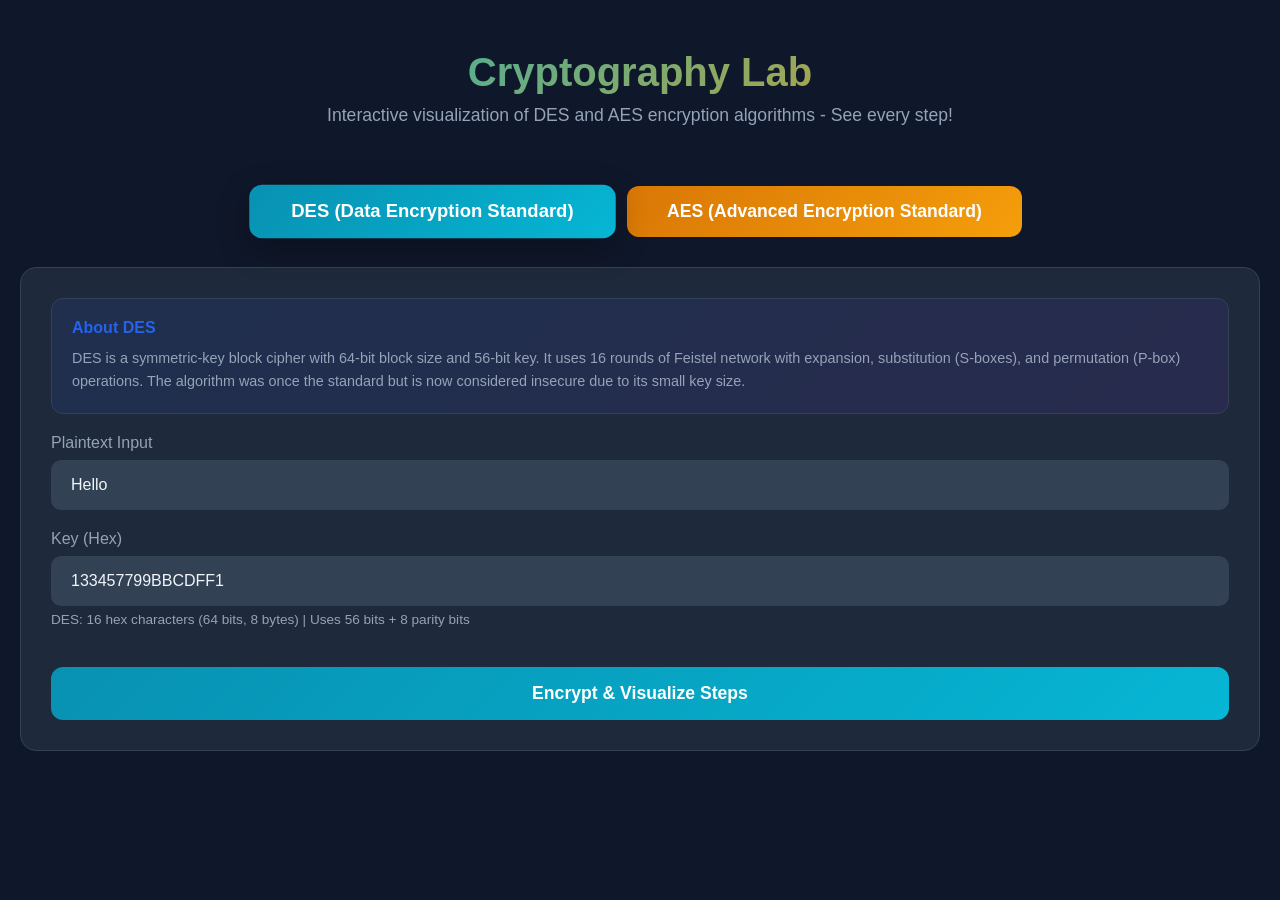
<file: EX02/index.html>
<!DOCTYPE html>
<html lang="en">
<head>
    <meta charset="UTF-8">
    <meta name="viewport" content="width=device-width, initial-scale=1.0">
    <title>Cryptography Lab - DES & AES Visualizer</title>
    <style>
        * {
            margin: 0;
            padding: 0;
            box-sizing: border-box;
            font-family: 'Segoe UI', Tahoma, Geneva, Verdana, sans-serif;
        }
        
        :root {
            --primary: #2563eb;
            --secondary: #7c3aed;
            --success: #059669;
            --bg-dark: #0f172a;
            --bg-card: #1e293b;
            --bg-input: #334155;
            --text-light: #f1f5f9;
            --text-dim: #94a3b8;
            --des-color: #06b6d4;
            --aes-color: #f59e0b;
        }
        
        body {
            background: var(--bg-dark);
            color: var(--text-light);
            min-height: 100vh;
            padding: 20px;
        }
        
        .container {
            max-width: 1400px;
            margin: 0 auto;
        }
        
        header {
            text-align: center;
            padding: 30px 0;
            margin-bottom: 30px;
        }
        
        header h1 {
            font-size: 2.5rem;
            background: linear-gradient(135deg, var(--des-color), var(--aes-color));
            -webkit-background-clip: text;
            -webkit-text-fill-color: transparent;
            background-clip: text;
            margin-bottom: 10px;
        }
        
        header p {
            color: var(--text-dim);
            font-size: 1.1rem;
        }
        
        .algorithm-tabs {
            display: flex;
            justify-content: center;
            gap: 20px;
            margin-bottom: 30px;
        }
        
        .tab-btn {
            padding: 15px 40px;
            border: none;
            border-radius: 12px;
            font-size: 1.1rem;
            font-weight: 600;
            cursor: pointer;
            transition: all 0.3s ease;
            display: flex;
            align-items: center;
            gap: 10px;
        }
        
        .tab-btn.des {
            background: linear-gradient(135deg, #0891b2, #06b6d4);
            color: white;
        }
        
        .tab-btn.aes {
            background: linear-gradient(135deg, #d97706, #f59e0b);
            color: white;
        }
        
        .tab-btn.active {
            transform: scale(1.05);
            box-shadow: 0 10px 30px rgba(0,0,0,0.3);
        }
        
        .input-section {
            background: var(--bg-card);
            border-radius: 16px;
            padding: 30px;
            margin-bottom: 30px;
            border: 1px solid #334155;
        }
        
        .input-group {
            margin-bottom: 20px;
        }
        
        .input-group label {
            display: block;
            margin-bottom: 8px;
            color: var(--text-dim);
            font-weight: 500;
        }
        
        .input-group input {
            width: 100%;
            padding: 14px 18px;
            border: 2px solid #334155;
            border-radius: 10px;
            background: var(--bg-input);
            color: var(--text-light);
            font-size: 1rem;
            transition: border-color 0.3s;
        }
        
        .input-group input:focus {
            outline: none;
            border-color: var(--primary);
        }
        
        .input-hint {
            font-size: 0.85rem;
            color: var(--text-dim);
            margin-top: 6px;
        }
        
        .encrypt-btn {
            width: 100%;
            padding: 16px;
            border: none;
            border-radius: 12px;
            font-size: 1.1rem;
            font-weight: 600;
            cursor: pointer;
            transition: all 0.3s;
            margin-top: 20px;
        }
        
        .encrypt-btn.des {
            background: linear-gradient(135deg, #0891b2, #06b6d4);
            color: white;
        }
        
        .encrypt-btn.aes {
            background: linear-gradient(135deg, #d97706, #f59e0b);
            color: white;
        }
        
        .encrypt-btn:hover {
            transform: translateY(-2px);
            box-shadow: 0 10px 30px rgba(0,0,0,0.3);
        }
        
        .encrypt-btn:disabled {
            opacity: 0.6;
            cursor: not-allowed;
        }
        
        .results-section {
            display: none;
            gap: 30px;
        }
        
        .results-section.visible {
            display: grid;
            grid-template-columns: 1fr 1fr;
        }
        
        @media (max-width: 1000px) {
            .results-section.visible {
                grid-template-columns: 1fr;
            }
        }
        
        .result-card {
            background: var(--bg-card);
            border-radius: 16px;
            padding: 25px;
            border: 1px solid #334155;
        }
        
        .result-card h3 {
            margin-bottom: 20px;
            display: flex;
            align-items: center;
            gap: 10px;
        }
        
        .result-card h3.des {
            color: var(--des-color);
        }
        
        .result-card h3.aes {
            color: var(--aes-color);
        }
        
        .output-display {
            background: var(--bg-input);
            padding: 20px;
            border-radius: 12px;
            margin-bottom: 20px;
            word-break: break-all;
            font-family: 'Courier New', monospace;
            font-size: 0.95rem;
            border: 2px solid #475569;
        }
        
        .output-display label {
            display: block;
            color: var(--text-dim);
            font-size: 0.85rem;
            margin-bottom: 8px;
            font-family: 'Segoe UI', sans-serif;
        }
        
        .steps-container {
            max-height: 600px;
            overflow-y: auto;
            padding-right: 10px;
        }
        
        .steps-container::-webkit-scrollbar {
            width: 8px;
        }
        
        .steps-container::-webkit-scrollbar-track {
            background: var(--bg-input);
            border-radius: 4px;
        }
        
        .steps-container::-webkit-scrollbar-thumb {
            background: #475569;
            border-radius: 4px;
        }
        
        .step-group {
            margin-bottom: 20px;
            border: 1px solid #334155;
            border-radius: 12px;
            overflow: hidden;
        }
        
        .step-header {
            background: #334155;
            padding: 15px 20px;
            cursor: pointer;
            display: flex;
            justify-content: space-between;
            align-items: center;
            transition: background 0.3s;
        }
        
        .step-header:hover {
            background: #475569;
        }
        
        .step-header h4 {
            font-size: 1rem;
            display: flex;
            align-items: center;
            gap: 8px;
        }
        
        .step-toggle {
            color: var(--text-dim);
            font-size: 1.2rem;
            transition: transform 0.3s;
        }
        
        .step-group.open .step-toggle {
            transform: rotate(180deg);
        }
        
        .step-content {
            display: none;
            padding: 15px 20px;
            background: var(--bg-dark);
        }
        
        .step-group.open .step-content {
            display: block;
        }
        
        .step-item {
            background: var(--bg-card);
            padding: 15px;
            border-radius: 10px;
            margin-bottom: 12px;
            border-left: 4px solid var(--primary);
        }
        
        .step-item h5 {
            color: var(--primary);
            margin-bottom: 8px;
            font-size: 0.95rem;
        }
        
        .step-item p {
            color: var(--text-dim);
            font-size: 0.9rem;
            margin-bottom: 8px;
        }
        
        .step-item pre {
            background: var(--bg-input);
            padding: 12px;
            border-radius: 8px;
            font-size: 0.8rem;
            overflow-x: auto;
            white-space: pre-wrap;
            word-break: break-all;
            color: var(--text-light);
        }
        
        .binary-display {
            font-family: 'Courier New', monospace;
            letter-spacing: 1px;
        }
        
        .loading {
            display: none;
            text-align: center;
            padding: 40px;
        }
        
        .loading.visible {
            display: block;
        }
        
        .spinner {
            width: 50px;
            height: 50px;
            border: 4px solid #334155;
            border-top-color: var(--primary);
            border-radius: 50%;
            animation: spin 1s linear infinite;
            margin: 0 auto 20px;
        }
        
        @keyframes spin {
            to { transform: rotate(360deg); }
        }
        
        .info-box {
            background: linear-gradient(135deg, rgba(37, 99, 235, 0.1), rgba(124, 58, 237, 0.1));
            border: 1px solid #334155;
            border-radius: 12px;
            padding: 20px;
            margin-bottom: 20px;
        }
        
        .info-box h4 {
            margin-bottom: 10px;
            color: var(--primary);
        }
        
        .info-box p {
            color: var(--text-dim);
            font-size: 0.9rem;
            line-height: 1.6;
        }
        
        .flow-diagram {
            display: flex;
            flex-wrap: wrap;
            gap: 10px;
            justify-content: center;
            padding: 20px;
            background: var(--bg-input);
            border-radius: 12px;
            margin: 15px 0;
        }
        
        .flow-box {
            padding: 12px 20px;
            border-radius: 8px;
            font-size: 0.9rem;
            font-weight: 600;
            text-align: center;
            min-width: 120px;
        }
        
        .flow-box.input { background: #3b82f6; }
        .flow-box.output { background: #10b981; }
        .flow-box.process { background: #8b5cf6; }
        .flow-box.xor { background: #f59e0b; }
        
        .arrow {
            display: flex;
            align-items: center;
            color: var(--text-dim);
            font-size: 1.5rem;
        }
    </style>
</head>
<body>
    <div class="container">
        <header>
            <h1>Cryptography Lab</h1>
            <p>Interactive visualization of DES and AES encryption algorithms - See every step!</p>
        </header>
        
        <div class="algorithm-tabs">
            <button class="tab-btn des active" onclick="switchAlgorithm('des')">
                DES (Data Encryption Standard)
            </button>
            <button class="tab-btn aes" onclick="switchAlgorithm('aes')">
                AES (Advanced Encryption Standard)
            </button>
        </div>
        
        <div class="input-section">
            <div class="info-box" id="algorithm-info">
                <h4>About DES</h4>
                <p>DES is a symmetric-key block cipher with 64-bit block size and 56-bit key. It uses 16 rounds of Feistel network with expansion, substitution (S-boxes), and permutation (P-box) operations. The algorithm was once the standard but is now considered insecure due to its small key size.</p>
            </div>
            
            <div class="input-group">
                <label>Plaintext Input</label>
                <input type="text" id="plaintext" placeholder="Enter text to encrypt (e.g., Hello World)" value="Hello">
            </div>
            
            <div class="input-group">
                <label>Key (Hex)</label>
                <input type="text" id="key" placeholder="Enter 16 hex characters for AES or 16 hex for DES" value="133457799BBCDFF1">
                <p class="input-hint" id="key-hint">DES: 16 hex characters (64 bits, 8 bytes) | Uses 56 bits + 8 parity bits</p>
            </div>
            
            <button class="encrypt-btn des" id="encrypt-btn" onclick="encrypt()">
                Encrypt & Visualize Steps
            </button>
        </div>
        
        <div class="loading" id="loading">
            <div class="spinner"></div>
            <p>Processing encryption steps...</p>
        </div>
        
        <div class="results-section" id="results">
            <div class="result-card">
                <h3 class="des">Encryption Results</h3>
                <div class="output-display">
                    <label>Plaintext:</label>
                    <span id="result-plaintext"></span>
                </div>
                <div class="output-display">
                    <label>Key (Hex):</label>
                    <span id="result-key"></span>
                </div>
                <div class="output-display">
                    <label>Ciphertext (Hex):</label>
                    <span id="result-ciphertext" class="binary-display"></span>
                </div>
                
                <div class="flow-diagram" id="flow-diagram"></div>
            </div>
            
            <div class="result-card">
                <h3>Step-by-Step Visualization</h3>
                <div class="steps-container" id="steps-container"></div>
            </div>
        </div>
    </div>
    
    <script>
        let currentAlgorithm = 'des';
        
        function switchAlgorithm(algo) {
            currentAlgorithm = algo;
            
            // Update tab buttons
            document.querySelectorAll('.tab-btn').forEach(btn => btn.classList.remove('active'));
            document.querySelector(`.tab-btn.${algo}`).classList.add('active');
            
            // Update encrypt button
            const btn = document.getElementById('encrypt-btn');
            btn.className = `encrypt-btn ${algo}`;
            
            // Update info box
            const infoBox = document.getElementById('algorithm-info');
            const keyHint = document.getElementById('key-hint');
            
            if (algo === 'des') {
                infoBox.innerHTML = `
                    <h4>About DES</h4>
                    <p>DES is a symmetric-key block cipher with 64-bit block size and 56-bit key. It uses 16 rounds of Feistel network with expansion, substitution (S-boxes), and permutation (P-box) operations. The algorithm was once the standard but is now considered insecure due to its small key size.</p>
                `;
                keyHint.textContent = 'DES: 16 hex characters (64 bits, 8 bytes) | Uses 56 bits + 8 parity bits';
                document.getElementById('key').value = '133457799BBCDFF1';
            } else {
                infoBox.innerHTML = `
                    <h4>About AES</h4>
                    <p>AES is a symmetric block cipher with 128-bit block size supporting 128, 192, or 256-bit keys. It uses substitution-permutation network with 10, 12, or 14 rounds based on key size. Operations include SubBytes (S-box), ShiftRows, MixColumns (Galois Field), and AddRoundKey.</p>
                `;
                keyHint.textContent = 'AES-128: 32 hex characters (128 bits, 16 bytes) | Standard: 10 rounds';
                document.getElementById('key').value = '2b7e151628aed2a6abf7158809cf4f3c';
            }
            
            // Hide results
            document.getElementById('results').classList.remove('visible');
        }
        
        async function encrypt() {
            const plaintext = document.getElementById('plaintext').value;
            const key = document.getElementById('key').value;
            
            if (!plaintext) {
                alert('Please enter plaintext to encrypt');
                return;
            }
            
            // Show loading
            document.getElementById('loading').classList.add('visible');
            document.getElementById('results').classList.remove('visible');
            document.getElementById('encrypt-btn').disabled = true;
            
            try {
                const response = await fetch(`/${currentAlgorithm}`, {
                    method: 'POST',
                    headers: { 'Content-Type': 'application/json' },
                    body: JSON.stringify({ plaintext, key })
                });
                
                const data = await response.json();
                
                // Display results
                document.getElementById('result-plaintext').textContent = data.plaintext;
                document.getElementById('result-key').textContent = data.key;
                document.getElementById('result-ciphertext').textContent = data.ciphertext;
                
                // Display flow diagram
                displayFlowDiagram(currentAlgorithm);
                
                // Display steps
                displaySteps(data.steps);
                
                // Show results
                document.getElementById('results').classList.add('visible');
                
            } catch (error) {
                console.error('Error:', error);
                alert('An error occurred during encryption');
            } finally {
                document.getElementById('loading').classList.remove('visible');
                document.getElementById('encrypt-btn').disabled = false;
            }
        }
        
        function displayFlowDiagram(algorithm) {
            const container = document.getElementById('flow-diagram');
            
            if (algorithm === 'des') {
                container.innerHTML = `
                    <div class="flow-box input">Plaintext (64-bit)</div>
                    <div class="arrow">→</div>
                    <div class="flow-box process">IP Permutation</div>
                    <div class="arrow">→</div>
                    <div class="flow-box process">16 Feistel Rounds</div>
                    <div class="arrow">→</div>
                    <div class="flow-box process">IP⁻¹ Permutation</div>
                    <div class="arrow">→</div>
                    <div class="flow-box output">Ciphertext</div>
                `;
            } else {
                container.innerHTML = `
                    <div class="flow-box input">128-bit Block</div>
                    <div class="arrow">→</div>
                    <div class="flow-box process">AddRoundKey</div>
                    <div class="arrow">→</div>
                    <div class="flow-box process">10 Rounds</div>
                    <div class="arrow">→</div>
                    <div class="flow-box process">SubBytes → ShiftRows → AddRoundKey</div>
                    <div class="arrow">→</div>
                    <div class="flow-box output">Ciphertext</div>
                `;
            }
        }
        
        function displaySteps(steps) {
            const container = document.getElementById('steps-container');
            container.innerHTML = '';
            
            steps.forEach((stepGroup, index) => {
                const groupDiv = document.createElement('div');
                groupDiv.className = 'step-group open';
                
                const header = document.createElement('div');
                header.className = 'step-header';
                header.onclick = () => groupDiv.classList.toggle('open');
                header.innerHTML = `
                    <h4>${stepGroup.title}</h4>
                    <span class="step-toggle">▼</span>
                `;
                
                const content = document.createElement('div');
                content.className = 'step-content';
                
                stepGroup.details.forEach(step => {
                    const stepDiv = document.createElement('div');
                    stepDiv.className = 'step-item';
                    
                    let stepHTML = `<h5>${step.step || 'Step'}</h5>`;
                    
                    if (step.description) {
                        stepHTML += `<p>${step.description}</p>`;
                    }
                    
                    if (step.details) {
                        stepHTML += `<pre>${step.details}</pre>`;
                    }
                    
                    if (step.input) {
                        stepHTML += `<p><strong>Input:</strong> <span class="binary-display">${truncateBinary(step.input)}</span></p>`;
                    }
                    
                    if (step.output) {
                        stepHTML += `<p><strong>Output:</strong> <span class="binary-display">${truncateBinary(step.output)}</span></p>`;
                    }
                    
                    if (step.key) {
                        stepHTML += `<p><strong>Key:</strong> <span class="binary-display">${truncateBinary(step.key)}</span></p>`;
                    }
                    
                    stepDiv.innerHTML = stepHTML;
                    content.appendChild(stepDiv);
                });
                
                groupDiv.appendChild(header);
                groupDiv.appendChild(content);
                container.appendChild(groupDiv);
            });
        }
        
        function truncateBinary(str) {
            if (!str) return '';
            if (str.length <= 80) return str;
            return str.substring(0, 40) + ' ... ' + str.substring(str.length - 40);
        }
    </script>
</body>
</html>
</file>
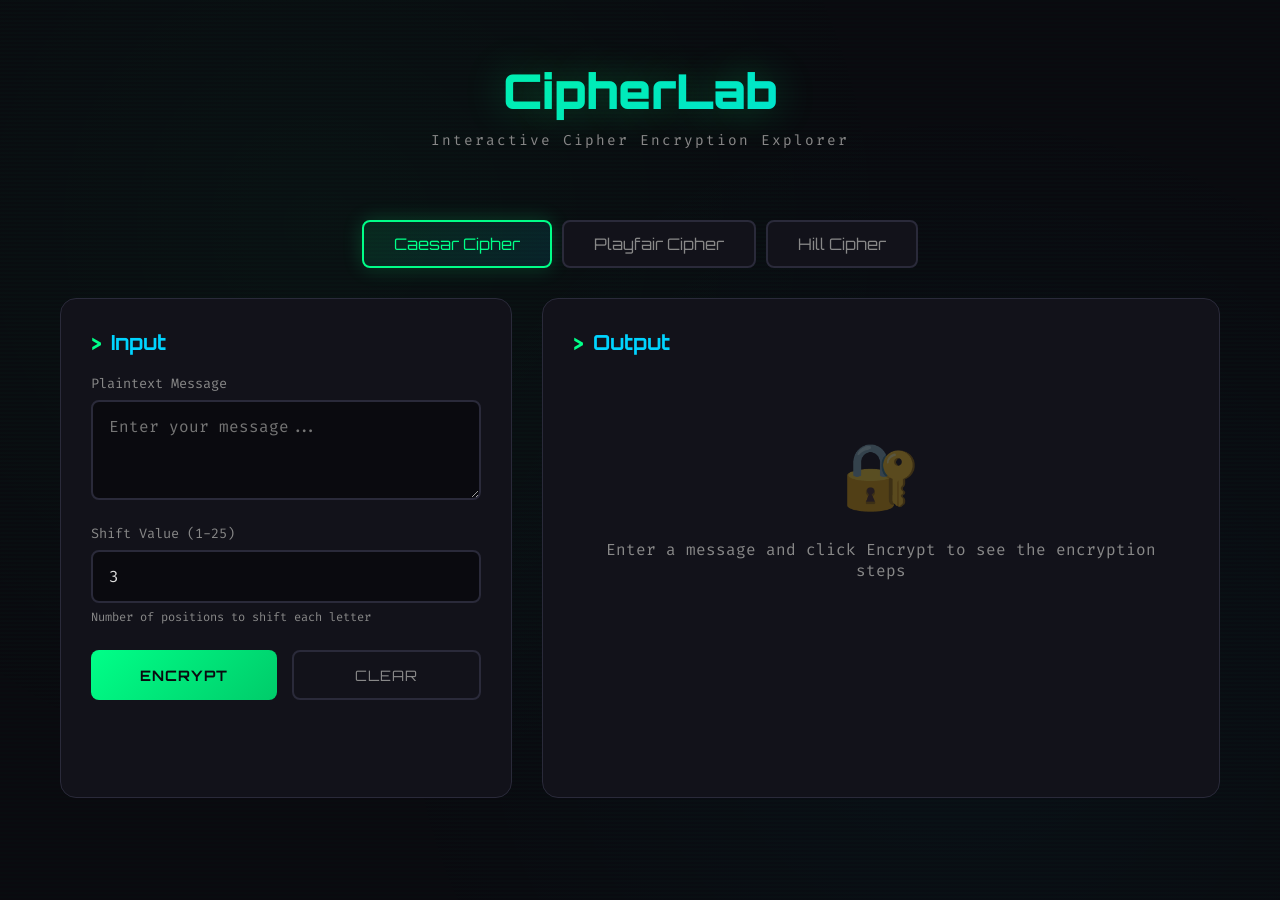
<file: EX01/part-A/index.html>
<!DOCTYPE html>
<html lang="en">
<head>
    <meta charset="UTF-8">
    <meta name="viewport" content="width=device-width, initial-scale=1.0">
    <title>CipherLab - Interactive Cipher Educational Tool</title>
    <link href="https://fonts.googleapis.com/css2?family=Orbitron:wght@400;700;900&family=Fira+Code:wght@400;500;600&display=swap" rel="stylesheet">
    <style>
        * {
            margin: 0;
            padding: 0;
            box-sizing: border-box;
        }

        :root {
            --bg-dark: #0a0a0f;
            --bg-surface: #12121a;
            --bg-card: #1a1a24;
            --primary: #00ff88;
            --primary-dim: #00cc6a;
            --secondary: #00d4ff;
            --accent: #ff6b6b;
            --text-primary: #e0e0e0;
            --text-secondary: #888888;
            --border: #2a2a3a;
        }

        body {
            font-family: 'Fira Code', monospace;
            background-color: var(--bg-dark);
            color: var(--text-primary);
            min-height: 100vh;
            overflow-x: hidden;
        }

        .bg-pattern {
            position: fixed;
            top: 0;
            left: 0;
            width: 100%;
            height: 100%;
            background-image: 
                radial-gradient(circle at 25% 25%, rgba(0, 255, 136, 0.03) 0%, transparent 50%),
                radial-gradient(circle at 75% 75%, rgba(0, 212, 255, 0.03) 0%, transparent 50%);
            pointer-events: none;
            z-index: -1;
        }

        .matrix-bg {
            position: fixed;
            top: 0;
            left: 0;
            width: 100%;
            height: 100%;
            background: repeating-linear-gradient(
                0deg,
                transparent,
                transparent 2px,
                rgba(0, 255, 136, 0.01) 2px,
                rgba(0, 255, 136, 0.01) 4px
            );
            pointer-events: none;
            z-index: -1;
            animation: matrixScroll 20s linear infinite;
        }

        @keyframes matrixScroll {
            from { transform: translateY(0); }
            to { transform: translateY(40px); }
        }

        .container {
            max-width: 1200px;
            margin: 0 auto;
            padding: 20px;
        }

        header {
            text-align: center;
            padding: 40px 0;
        }

        .logo {
            font-family: 'Orbitron', sans-serif;
            font-size: 3rem;
            font-weight: 900;
            background: linear-gradient(135deg, var(--primary), var(--secondary));
            -webkit-background-clip: text;
            -webkit-text-fill-color: transparent;
            background-clip: text;
            text-shadow: 0 0 40px rgba(0, 255, 136, 0.3);
            margin-bottom: 10px;
        }

        .tagline {
            color: var(--text-secondary);
            font-size: 0.9rem;
            letter-spacing: 2px;
        }

        .tabs {
            display: flex;
            justify-content: center;
            gap: 10px;
            margin: 30px 0;
            flex-wrap: wrap;
        }

        .tab-btn {
            font-family: 'Orbitron', sans-serif;
            font-size: 1rem;
            padding: 12px 30px;
            background: var(--bg-surface);
            border: 2px solid var(--border);
            color: var(--text-secondary);
            cursor: pointer;
            transition: all 0.3s ease;
            border-radius: 8px;
            position: relative;
            overflow: hidden;
        }

        .tab-btn::before {
            content: '';
            position: absolute;
            top: 0;
            left: -100%;
            width: 100%;
            height: 100%;
            background: linear-gradient(90deg, transparent, rgba(0, 255, 136, 0.1), transparent);
            transition: left 0.5s ease;
        }

        .tab-btn:hover::before {
            left: 100%;
        }

        .tab-btn:hover {
            border-color: var(--primary-dim);
            color: var(--text-primary);
        }

        .tab-btn.active {
            background: linear-gradient(135deg, rgba(0, 255, 136, 0.1), rgba(0, 212, 255, 0.1));
            border-color: var(--primary);
            color: var(--primary);
            box-shadow: 0 0 20px rgba(0, 255, 136, 0.2);
        }

        .main-content {
            display: grid;
            grid-template-columns: 1fr 1.5fr;
            gap: 30px;
        }

        @media (max-width: 768px) {
            .main-content {
                grid-template-columns: 1fr;
            }
        }

        .input-panel {
            background: var(--bg-surface);
            border-radius: 16px;
            padding: 30px;
            border: 1px solid var(--border);
        }

        .panel-title {
            font-family: 'Orbitron', sans-serif;
            font-size: 1.3rem;
            color: var(--secondary);
            margin-bottom: 20px;
            display: flex;
            align-items: center;
            gap: 10px;
        }

        .panel-title::before {
            content: '>';
            color: var(--primary);
        }

        .form-group {
            margin-bottom: 20px;
        }

        .form-group label {
            display: block;
            margin-bottom: 8px;
            color: var(--text-secondary);
            font-size: 0.85rem;
        }

        .form-group input, .form-group textarea {
            width: 100%;
            padding: 14px 16px;
            background: var(--bg-dark);
            border: 2px solid var(--border);
            border-radius: 8px;
            color: var(--text-primary);
            font-family: 'Fira Code', monospace;
            font-size: 1rem;
            transition: all 0.3s ease;
        }

        .form-group input:focus, .form-group textarea:focus {
            outline: none;
            border-color: var(--primary);
            box-shadow: 0 0 15px rgba(0, 255, 136, 0.15);
        }

        .form-group textarea {
            resize: vertical;
            min-height: 100px;
        }

        .hint {
            font-size: 0.75rem;
            color: var(--text-secondary);
            margin-top: 6px;
        }

        .buttons {
            display: flex;
            gap: 15px;
            margin-top: 25px;
        }

        .btn {
            flex: 1;
            padding: 14px 20px;
            font-family: 'Orbitron', sans-serif;
            font-size: 0.9rem;
            border: none;
            border-radius: 8px;
            cursor: pointer;
            transition: all 0.3s ease;
            text-transform: uppercase;
            letter-spacing: 1px;
        }

        .btn-primary {
            background: linear-gradient(135deg, var(--primary), var(--primary-dim));
            color: var(--bg-dark);
            font-weight: 700;
        }

        .btn-primary:hover {
            transform: translateY(-2px);
            box-shadow: 0 8px 25px rgba(0, 255, 136, 0.4);
        }

        .btn-primary:disabled {
            background: var(--border);
            color: var(--text-secondary);
            cursor: not-allowed;
            transform: none;
            box-shadow: none;
        }

        .btn-secondary {
            background: transparent;
            border: 2px solid var(--border);
            color: var(--text-secondary);
        }

        .btn-secondary:hover {
            border-color: var(--accent);
            color: var(--accent);
        }

        .output-panel {
            background: var(--bg-surface);
            border-radius: 16px;
            padding: 30px;
            border: 1px solid var(--border);
            min-height: 500px;
        }

        .result-box {
            background: var(--bg-dark);
            border: 2px solid var(--primary);
            border-radius: 12px;
            padding: 20px;
            margin-bottom: 30px;
            position: relative;
            overflow: hidden;
        }

        .result-box::before {
            content: '';
            position: absolute;
            top: 0;
            left: 0;
            right: 0;
            height: 3px;
            background: linear-gradient(90deg, var(--primary), var(--secondary));
        }

        .result-label {
            font-size: 0.8rem;
            color: var(--primary);
            margin-bottom: 10px;
            text-transform: uppercase;
            letter-spacing: 2px;
        }

        .result-value {
            font-size: 1.4rem;
            color: var(--text-primary);
            word-break: break-all;
        }

        .copy-btn {
            position: absolute;
            top: 15px;
            right: 15px;
            background: var(--bg-card);
            border: 1px solid var(--border);
            color: var(--text-secondary);
            padding: 8px 12px;
            border-radius: 6px;
            cursor: pointer;
            font-size: 0.8rem;
            transition: all 0.3s ease;
        }

        .copy-btn:hover {
            border-color: var(--primary);
            color: var(--primary);
        }

        .steps-container {
            display: flex;
            flex-direction: column;
            gap: 20px;
        }

        .step {
            background: var(--bg-card);
            border-radius: 12px;
            padding: 20px;
            border: 1px solid var(--border);
            transition: all 0.3s ease;
        }

        .step:hover {
            border-color: var(--secondary);
        }

        .step-header {
            display: flex;
            align-items: center;
            gap: 15px;
            margin-bottom: 15px;
        }

        .step-number {
            width: 35px;
            height: 35px;
            background: linear-gradient(135deg, var(--primary), var(--secondary));
            border-radius: 50%;
            display: flex;
            align-items: center;
            justify-content: center;
            font-family: 'Orbitron', sans-serif;
            font-weight: 700;
            color: var(--bg-dark);
            font-size: 0.9rem;
        }

        .step-title {
            font-family: 'Orbitron', sans-serif;
            font-size: 1rem;
            color: var(--secondary);
        }

        .step-description {
            color: var(--text-secondary);
            font-size: 0.85rem;
            margin-bottom: 15px;
            white-space: pre-wrap;
        }

        .step-detail {
            background: var(--bg-dark);
            padding: 12px 15px;
            border-radius: 8px;
            font-size: 0.9rem;
            color: var(--primary);
            border-left: 3px solid var(--primary);
        }

        .matrix-table {
            width: 100%;
            border-collapse: collapse;
            margin: 10px 0;
        }

        .matrix-table td {
            padding: 10px;
            text-align: center;
            border: 1px solid var(--border);
            background: var(--bg-dark);
        }

        .transform-grid {
            display: grid;
            grid-template-columns: repeat(auto-fill, minmax(120px, 1fr));
            gap: 10px;
            margin-top: 15px;
        }

        .transform-item {
            background: var(--bg-dark);
            padding: 12px;
            border-radius: 8px;
            text-align: center;
            border: 1px solid var(--border);
        }

        .transform-arrow {
            color: var(--secondary);
            font-size: 1.2rem;
            margin: 5px 0;
        }

        .digraph-list {
            display: flex;
            flex-wrap: wrap;
            gap: 10px;
            margin-top: 15px;
        }

        .digraph-item {
            background: var(--bg-dark);
            padding: 10px 15px;
            border-radius: 8px;
            border: 1px solid var(--secondary);
            font-size: 1.1rem;
        }

        .digraph-note {
            font-size: 0.7rem;
            color: var(--accent);
            display: block;
            margin-top: 4px;
        }

        .encryption-list {
            display: flex;
            flex-direction: column;
            gap: 12px;
            margin-top: 15px;
        }

        .encryption-item {
            background: var(--bg-dark);
            padding: 15px;
            border-radius: 8px;
            border-left: 3px solid var(--primary);
        }

        .encryption-pair {
            font-size: 1.2rem;
            color: var(--primary);
            font-weight: 600;
        }

        .encryption-details {
            font-size: 0.8rem;
            color: var(--text-secondary);
            margin-top: 8px;
        }

        .encryption-rule {
            color: var(--secondary);
            font-size: 0.85rem;
            margin-top: 5px;
        }

        .placeholder {
            text-align: center;
            padding: 60px 20px;
            color: var(--text-secondary);
        }

        .placeholder-icon {
            font-size: 4rem;
            margin-bottom: 20px;
            opacity: 0.3;
        }

        .loading {
            display: none;
            text-align: center;
            padding: 40px;
        }

        .spinner {
            width: 50px;
            height: 50px;
            border: 3px solid var(--border);
            border-top-color: var(--primary);
            border-radius: 50%;
            animation: spin 1s linear infinite;
            margin: 0 auto 20px;
        }

        @keyframes spin {
            to { transform: rotate(360deg); }
        }

        .error {
            background: rgba(255, 107, 107, 0.1);
            border: 1px solid var(--accent);
            border-radius: 8px;
            padding: 15px;
            color: var(--accent);
            margin-bottom: 20px;
        }

        .copy-feedback {
            position: fixed;
            top: 20px;
            right: 20px;
            background: var(--primary);
            color: var(--bg-dark);
            padding: 12px 20px;
            border-radius: 8px;
            font-weight: 600;
            transform: translateX(150%);
            transition: transform 0.3s ease;
            z-index: 1000;
        }

        .copy-feedback.show {
            transform: translateX(0);
        }
    </style>
</head>
<body>
    <div class="bg-pattern"></div>
    <div class="matrix-bg"></div>
    <div class="copy-feedback" id="copyFeedback">Copied!</div>

    <div class="container">
        <header>
            <h1 class="logo">CipherLab</h1>
            <p class="tagline">Interactive Cipher Encryption Explorer</p>
        </header>

        <div class="tabs">
            <button class="tab-btn active" data-cipher="caesar">Caesar Cipher</button>
            <button class="tab-btn" data-cipher="playfair">Playfair Cipher</button>
            <button class="tab-btn" data-cipher="hill">Hill Cipher</button>
        </div>

        <div class="main-content">
            <div class="input-panel">
                <h2 class="panel-title">Input</h2>
                
                <div class="form-group">
                    <label for="plaintext">Plaintext Message</label>
                    <textarea id="plaintext" placeholder="Enter your message..."></textarea>
                </div>

                <div class="form-group" id="keyGroup">
                    <label for="key" id="keyLabel">Key</label>
                    <input type="text" id="key" placeholder="Enter key...">
                    <p class="hint" id="keyHint"></p>
                </div>

                <div class="form-group" id="shiftGroup">
                    <label for="shift">Shift Value (1-25)</label>
                    <input type="number" id="shift" min="1" max="25" value="3">
                    <p class="hint">Number of positions to shift each letter</p>
                </div>

                <div class="buttons">
                    <button class="btn btn-primary" id="encryptBtn">Encrypt</button>
                    <button class="btn btn-secondary" id="clearBtn">Clear</button>
                </div>
            </div>

            <div class="output-panel">
                <h2 class="panel-title">Output</h2>
                
                <div class="loading" id="loading">
                    <div class="spinner"></div>
                    <p>Encrypting...</p>
                </div>

                <div id="outputContent">
                    <div class="placeholder">
                        <div class="placeholder-icon">🔐</div>
                        <p>Enter a message and click Encrypt to see the encryption steps</p>
                    </div>
                </div>
            </div>
        </div>
    </div>

    <script>
        let currentCipher = 'caesar';
        const keyHints = {
            caesar: '',
            playfair: 'Enter a word or phrase for the key',
            hill: 'Enter 4 numbers as comma-separated: e.g., "3,2,1,5"'
        };
        const keyLabels = {
            caesar: 'Shift (optional, default 3)',
            playfair: 'Key Word',
            hill: 'Key Matrix (2x2)'
        };

        const tabBtns = document.querySelectorAll('.tab-btn');
        const plaintextInput = document.getElementById('plaintext');
        const keyInput = document.getElementById('key');
        const shiftInput = document.getElementById('shift');
        const keyGroup = document.getElementById('keyGroup');
        const shiftGroup = document.getElementById('shiftGroup');
        const keyLabel = document.getElementById('keyLabel');
        const keyHint = document.getElementById('keyHint');
        const encryptBtn = document.getElementById('encryptBtn');
        const clearBtn = document.getElementById('clearBtn');
        const outputContent = document.getElementById('outputContent');
        const loading = document.getElementById('loading');
        const copyFeedback = document.getElementById('copyFeedback');

        tabBtns.forEach(btn => {
            btn.addEventListener('click', () => {
                tabBtns.forEach(b => b.classList.remove('active'));
                btn.classList.add('active');
                currentCipher = btn.dataset.cipher;
                updateInputFields();
                clearOutput();
            });
        });

        function updateInputFields() {
            if (currentCipher === 'caesar') {
                keyGroup.style.display = 'none';
                shiftGroup.style.display = 'block';
            } else {
                keyGroup.style.display = 'block';
                shiftGroup.style.display = 'none';
                keyLabel.textContent = keyLabels[currentCipher];
                keyHint.textContent = keyHints[currentCipher];
            }
            keyInput.value = '';
        }

        function clearOutput() {
            outputContent.innerHTML = `
                <div class="placeholder">
                    <div class="placeholder-icon">🔐</div>
                    <p>Enter a message and click Encrypt to see the encryption steps</p>
                </div>
            `;
        }

        clearBtn.addEventListener('click', () => {
            plaintextInput.value = '';
            keyInput.value = '';
            if (currentCipher === 'caesar') {
                shiftInput.value = '3';
            }
            clearOutput();
        });

        encryptBtn.addEventListener('click', async () => {
            const plaintext = plaintextInput.value.trim();
            if (!plaintext) {
                showError('Please enter a plaintext message');
                return;
            }

            loading.style.display = 'block';
            outputContent.innerHTML = '';

            let data;
            try {
                const endpoint = `/${currentCipher}`;
                let body = { plaintext };
                
                if (currentCipher === 'caesar') {
                    body.shift = shiftInput.value || 3;
                } else {
                    body.key = keyInput.value;
                }

                const response = await fetch(endpoint, {
                    method: 'POST',
                    headers: { 'Content-Type': 'application/json' },
                    body: JSON.stringify(body)
                });

                const result = await response.json();
                
                if (result.error) {
                    showError(result.error);
                } else {
                    displayResult(result);
                }
            } catch (err) {
                showError('An error occurred. Please check your input.');
            }

            loading.style.display = 'none';
        });

        function showError(message) {
            outputContent.innerHTML = `<div class="error">${message}</div>`;
        }

        function displayResult(result) {
            let html = `
                <div class="result-box">
                    <span class="result-label">Encrypted Result</span>
                    <span class="result-value" id="resultValue">${result.encrypted}</span>
                    <button class="copy-btn" onclick="copyResult()">Copy</button>
                </div>
                <div class="steps-container">
            `;

            result.steps.forEach(step => {
                html += renderStep(step);
            });

            html += '</div>';
            outputContent.innerHTML = html;
        }

        function renderStep(step) {
            let content = `<p class="step-description">${step.description || ''}</p>`;
            
            if (step.detail) {
                content += `<div class="step-detail">${step.detail}</div>`;
            }

            if (step.matrix) {
                content += '<table class="matrix-table">';
                step.matrix.forEach(row => {
                    content += '<tr>';
                    row.forEach(cell => {
                        content += `<td>${cell.letter || cell}</td>`;
                    });
                    content += '</tr>';
                });
                content += '</table>';
            }

            if (step.transformations) {
                content += '<div class="transform-grid">';
                step.transformations.forEach(t => {
                    content += `
                        <div class="transform-item">
                            <div>${t.letter} → ${t.result}</div>
                            <div class="transform-arrow">↓</div>
                            <div style="font-size: 0.8rem; color: var(--text-secondary)">${t.position} + ${t.shift} = ${t.new_position}</div>
                        </div>
                    `;
                });
                content += '</div>';
            }

            if (step.digraphs) {
                content += '<div class="digraph-list">';
                step.digraphs.forEach(d => {
                    content += `
                        <div class="digraph-item">
                            ${d.pair}
                            ${d.note ? `<span class="digraph-note">${d.note}</span>` : ''}
                        </div>
                    `;
                });
                content += '</div>';
            }

            if (step.encryptions) {
                content += '<div class="encryption-list">';
                step.encryptions.forEach(e => {
                    if (e.multiplication) {
                        content += `
                            <div class="encryption-item">
                                <div class="encryption-pair">${e.block} → ${e.letters}</div>
                                <div class="encryption-details">
                                    Numbers: [${e.numbers.join(', ')}]<br>
                                    ${e.multiplication.replace(/\n/g, '<br>')}
                                </div>
                            </div>
                        `;
                    } else {
                        content += `
                            <div class="encryption-item">
                                <div class="encryption-pair">${e.pair} → ${e.result}</div>
                                <div class="encryption-details">
                                    ${e.a_coords} → ${e.b_coords}
                                </div>
                                <div class="encryption-rule">${e.rule}</div>
                            </div>
                        `;
                    }
                });
                content += '</div>';
            }

            if (step.conversions) {
                content += '<div class="transform-grid">';
                step.conversions.forEach(c => {
                    content += `
                        <div class="transform-item">
                            <div>${c.letter}</div>
                            <div class="transform-arrow">→</div>
                            <div style="color: var(--primary)">${c.number}</div>
                        </div>
                    `;
                });
                content += '</div>';
            }

            return `
                <div class="step">
                    <div class="step-header">
                        <span class="step-number">${step.step}</span>
                        <span class="step-title">${step.title}</span>
                    </div>
                    ${content}
                </div>
            `;
        }

        function copyResult() {
            const resultEl = document.getElementById('resultValue');
            const text = resultEl.textContent;
            navigator.clipboard.writeText(text).then(() => {
                copyFeedback.classList.add('show');
                setTimeout(() => copyFeedback.classList.remove('show'), 2000);
            });
        }

        updateInputFields();
    </script>
</body>
</html>
</file>
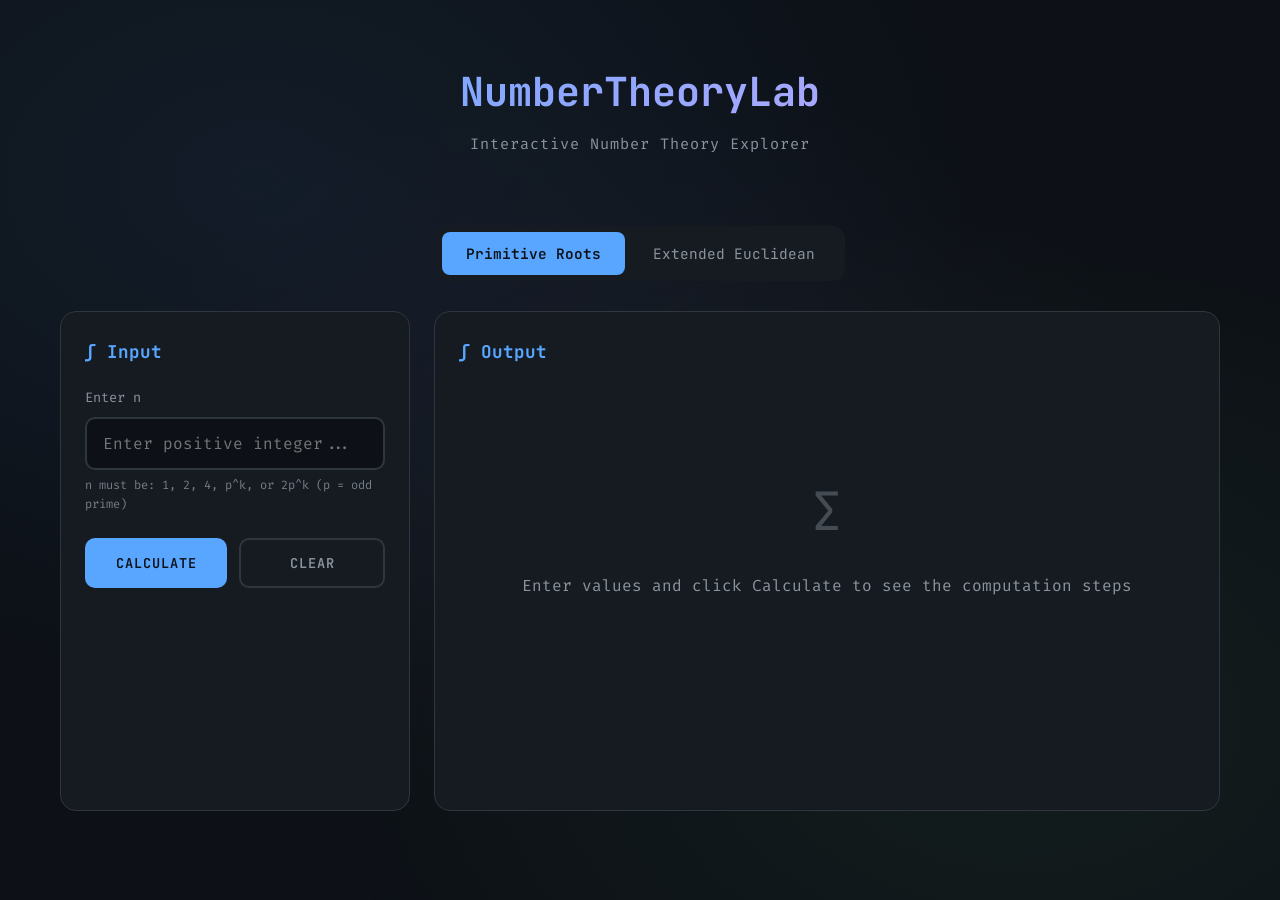
<file: EX01/part-B/index.html>
<!DOCTYPE html>
<html lang="en">
<head>
    <meta charset="UTF-8">
    <meta name="viewport" content="width=device-width, initial-scale=1.0">
    <title>NumberTheoryLab - Primitive Roots & Extended Euclidean Algorithm</title>
    <link href="https://fonts.googleapis.com/css2?family=JetBrains+Mono:wght@400;500;600;700&family=Fira+Code:wght@400;500;600&display=swap" rel="stylesheet">
    <style>
        * {
            margin: 0;
            padding: 0;
            box-sizing: border-box;
        }

        :root {
            --bg-dark: #0d1117;
            --bg-surface: #161b22;
            --bg-card: #1c2128;
            --primary: #58a6ff;
            --secondary: #7ee787;
            --accent: #f78166;
            --tertiary: #d2a8ff;
            --text: #c9d1d9;
            --muted: #8b949e;
            --border: #30363d;
        }

        body {
            font-family: 'Fira Code', monospace;
            background: var(--bg-dark);
            color: var(--text);
            min-height: 100vh;
            line-height: 1.6;
        }

        .bg-gradient {
            position: fixed;
            top: 0;
            left: 0;
            width: 100%;
            height: 100%;
            background: 
                radial-gradient(ellipse at 20% 20%, rgba(88, 166, 255, 0.08) 0%, transparent 50%),
                radial-gradient(ellipse at 80% 80%, rgba(126, 231, 135, 0.06) 0%, transparent 50%),
                radial-gradient(ellipse at 50% 50%, rgba(210, 168, 255, 0.04) 0%, transparent 60%);
            pointer-events: none;
            z-index: -1;
        }

        .container {
            max-width: 1200px;
            margin: 0 auto;
            padding: 20px;
        }

        header {
            text-align: center;
            padding: 40px 0;
        }

        .logo {
            font-family: 'JetBrains Mono', monospace;
            font-size: 2.5rem;
            font-weight: 700;
            background: linear-gradient(135deg, var(--primary), var(--tertiary));
            -webkit-background-clip: text;
            -webkit-text-fill-color: transparent;
            background-clip: text;
            margin-bottom: 8px;
        }

        .subtitle {
            color: var(--muted);
            font-size: 0.95rem;
            letter-spacing: 1px;
        }

        .tabs {
            display: flex;
            justify-content: center;
            gap: 4px;
            margin: 30px 0;
            background: var(--bg-surface);
            padding: 6px;
            border-radius: 12px;
            width: fit-content;
            margin-left: auto;
            margin-right: auto;
        }

        .tab-btn {
            font-family: 'JetBrains Mono', monospace;
            font-size: 0.9rem;
            padding: 12px 24px;
            background: transparent;
            border: none;
            color: var(--muted);
            cursor: pointer;
            transition: all 0.25s ease;
            border-radius: 8px;
        }

        .tab-btn:hover {
            color: var(--text);
            background: var(--bg-card);
        }

        .tab-btn.active {
            background: var(--primary);
            color: var(--bg-dark);
            font-weight: 600;
        }

        .main-content {
            display: grid;
            grid-template-columns: 350px 1fr;
            gap: 24px;
        }

        @media (max-width: 900px) {
            .main-content {
                grid-template-columns: 1fr;
            }
        }

        .panel {
            background: var(--bg-surface);
            border: 1px solid var(--border);
            border-radius: 16px;
            padding: 24px;
        }

        .panel-title {
            font-family: 'JetBrains Mono', monospace;
            font-size: 1.1rem;
            color: var(--primary);
            margin-bottom: 20px;
            display: flex;
            align-items: center;
            gap: 10px;
        }

        .panel-title::before {
            content: '∫';
            font-size: 1.2rem;
        }

        .form-group {
            margin-bottom: 18px;
        }

        .form-group label {
            display: block;
            margin-bottom: 8px;
            color: var(--muted);
            font-size: 0.85rem;
        }

        .form-group input {
            width: 100%;
            padding: 14px 16px;
            background: var(--bg-dark);
            border: 2px solid var(--border);
            border-radius: 10px;
            color: var(--text);
            font-family: 'Fira Code', monospace;
            font-size: 1rem;
            transition: all 0.25s ease;
        }

        .form-group input:focus {
            outline: none;
            border-color: var(--primary);
            box-shadow: 0 0 0 4px rgba(88, 166, 255, 0.15);
        }

        .form-hint {
            font-size: 0.75rem;
            color: var(--muted);
            margin-top: 6px;
            opacity: 0.8;
        }

        .buttons {
            display: flex;
            gap: 12px;
            margin-top: 24px;
        }

        .btn {
            flex: 1;
            padding: 14px 20px;
            font-family: 'JetBrains Mono', monospace;
            font-size: 0.85rem;
            font-weight: 600;
            border: none;
            border-radius: 10px;
            cursor: pointer;
            transition: all 0.25s ease;
            text-transform: uppercase;
            letter-spacing: 1px;
        }

        .btn-primary {
            background: var(--primary);
            color: var(--bg-dark);
        }

        .btn-primary:hover {
            background: #79b8ff;
            transform: translateY(-2px);
            box-shadow: 0 6px 20px rgba(88, 166, 255, 0.3);
        }

        .btn-secondary {
            background: transparent;
            border: 2px solid var(--border);
            color: var(--muted);
        }

        .btn-secondary:hover {
            border-color: var(--accent);
            color: var(--accent);
        }

        .output-panel {
            min-height: 500px;
        }

        .placeholder {
            text-align: center;
            padding: 80px 20px;
            color: var(--muted);
        }

        .placeholder-icon {
            font-size: 3.5rem;
            margin-bottom: 16px;
            opacity: 0.4;
        }

        .result-box {
            background: var(--bg-dark);
            border: 2px solid var(--secondary);
            border-radius: 12px;
            padding: 20px;
            margin-bottom: 24px;
            position: relative;
        }

        .result-box::before {
            content: '';
            position: absolute;
            top: 0;
            left: 0;
            right: 0;
            height: 3px;
            background: linear-gradient(90deg, var(--secondary), var(--tertiary));
            border-radius: 12px 12px 0 0;
        }

        .result-label {
            font-size: 0.75rem;
            color: var(--secondary);
            text-transform: uppercase;
            letter-spacing: 2px;
            margin-bottom: 8px;
        }

        .result-value {
            font-size: 1.5rem;
            color: var(--text);
            font-family: 'JetBrains Mono', monospace;
        }

        .result-sub {
            font-size: 0.85rem;
            color: var(--muted);
            margin-top: 8px;
        }

        .copy-btn {
            position: absolute;
            top: 12px;
            right: 12px;
            background: var(--bg-card);
            border: 1px solid var(--border);
            color: var(--muted);
            padding: 6px 12px;
            border-radius: 6px;
            cursor: pointer;
            font-size: 0.75rem;
            transition: all 0.2s ease;
        }

        .copy-btn:hover {
            border-color: var(--secondary);
            color: var(--secondary);
        }

        .steps-container {
            display: flex;
            flex-direction: column;
            gap: 16px;
        }

        .step {
            background: var(--bg-card);
            border: 1px solid var(--border);
            border-radius: 12px;
            padding: 18px;
            transition: all 0.25s ease;
        }

        .step:hover {
            border-color: var(--primary);
        }

        .step-header {
            display: flex;
            align-items: center;
            gap: 12px;
            margin-bottom: 12px;
        }

        .step-number {
            width: 32px;
            height: 32px;
            background: linear-gradient(135deg, var(--primary), var(--tertiary));
            border-radius: 8px;
            display: flex;
            align-items: center;
            justify-content: center;
            font-family: 'JetBrains Mono', monospace;
            font-weight: 700;
            font-size: 0.85rem;
            color: var(--bg-dark);
        }

        .step-title {
            font-family: 'JetBrains Mono', monospace;
            font-size: 0.95rem;
            color: var(--text);
        }

        .step-description {
            color: var(--muted);
            font-size: 0.85rem;
            margin-bottom: 12px;
            padding-left: 44px;
        }

        .step-detail {
            background: var(--bg-dark);
            padding: 12px 16px;
            border-radius: 8px;
            font-family: 'JetBrains Mono', monospace;
            font-size: 0.9rem;
            color: var(--secondary);
            border-left: 3px solid var(--secondary);
            margin-left: 44px;
        }

        .test-list {
            margin-left: 44px;
            display: flex;
            flex-direction: column;
            gap: 8px;
        }

        .test-item {
            background: var(--bg-dark);
            padding: 10px 14px;
            border-radius: 8px;
            font-size: 0.85rem;
            display: flex;
            justify-content: space-between;
            align-items: center;
        }

        .test-item.pass {
            border-left: 3px solid var(--secondary);
        }

        .test-item.fail {
            border-left: 3px solid var(--accent);
        }

        .test-formula {
            color: var(--text);
        }

        .test-result {
            font-family: 'JetBrains Mono', monospace;
        }

        .test-result.one {
            color: var(--accent);
        }

        .test-result.not-one {
            color: var(--secondary);
        }

        .coefficient-box {
            background: var(--bg-dark);
            border: 1px solid var(--border);
            border-radius: 10px;
            padding: 16px;
            margin-left: 44px;
            display: grid;
            grid-template-columns: 1fr 1fr;
            gap: 12px;
        }

        .coef-item {
            text-align: center;
        }

        .coef-label {
            font-size: 0.8rem;
            color: var(--muted);
            margin-bottom: 4px;
        }

        .coef-value {
            font-family: 'JetBrains Mono', monospace;
            font-size: 1.2rem;
            color: var(--primary);
        }

        .division-display {
            font-family: 'JetBrains Mono', monospace;
            font-size: 1.1rem;
            color: var(--text);
            margin-left: 44px;
            padding: 12px 16px;
            background: var(--bg-dark);
            border-radius: 8px;
            display: inline-block;
        }

        .error-box {
            background: rgba(247, 129, 102, 0.1);
            border: 1px solid var(--accent);
            border-radius: 10px;
            padding: 16px;
            color: var(--accent);
            margin-bottom: 20px;
        }

        .loading {
            display: none;
            text-align: center;
            padding: 60px 20px;
        }

        .spinner {
            width: 40px;
            height: 40px;
            border: 3px solid var(--border);
            border-top-color: var(--primary);
            border-radius: 50%;
            animation: spin 0.8s linear infinite;
            margin: 0 auto 16px;
        }

        @keyframes spin {
            to { transform: rotate(360deg); }
        }

        .copy-feedback {
            position: fixed;
            top: 20px;
            right: 20px;
            background: var(--secondary);
            color: var(--bg-dark);
            padding: 12px 20px;
            border-radius: 8px;
            font-weight: 600;
            transform: translateX(150%);
            transition: transform 0.3s ease;
            z-index: 1000;
        }

        .copy-feedback.show {
            transform: translateX(0);
        }

        .root-list {
            display: flex;
            flex-wrap: wrap;
            gap: 8px;
            margin-left: 44px;
            margin-top: 12px;
        }

        .root-item {
            background: linear-gradient(135deg, rgba(126, 231, 135, 0.15), rgba(126, 231, 135, 0.05));
            border: 1px solid var(--secondary);
            padding: 8px 16px;
            border-radius: 20px;
            font-family: 'JetBrains Mono', monospace;
            color: var(--secondary);
            font-size: 0.95rem;
        }

        .equation-display {
            font-family: 'JetBrains Mono', monospace;
            padding: 14px 18px;
            background: var(--bg-dark);
            border-radius: 8px;
            margin-left: 44px;
            display: inline-block;
            font-size: 1rem;
        }

        .eq-a { color: var(--primary); }
        .eq-b { color: var(--tertiary); }
        .eq-result { color: var(--secondary); }
    </style>
</head>
<body>
    <div class="bg-gradient"></div>
    <div class="copy-feedback" id="copyFeedback">Copied!</div>

    <div class="container">
        <header>
            <h1 class="logo">NumberTheoryLab</h1>
            <p class="subtitle">Interactive Number Theory Explorer</p>
        </header>

        <div class="tabs">
            <button class="tab-btn active" data-tab="primitive">Primitive Roots</button>
            <button class="tab-btn" data-tab="egcd">Extended Euclidean</button>
        </div>

        <div class="main-content">
            <div class="panel input-panel">
                <h2 class="panel-title">Input</h2>
                
                <div id="primitive-inputs">
                    <div class="form-group">
                        <label for="n-value">Enter n</label>
                        <input type="number" id="n-value" min="1" placeholder="Enter positive integer...">
                        <p class="form-hint">n must be: 1, 2, 4, p^k, or 2p^k (p = odd prime)</p>
                    </div>
                </div>
                
                <div id="egcd-inputs" style="display: none;">
                    <div class="form-group">
                        <label for="a-value">Enter a</label>
                        <input type="number" id="a-value" placeholder="First integer...">
                    </div>
                    <div class="form-group">
                        <label for="b-value">Enter b</label>
                        <input type="number" id="b-value" placeholder="Second integer...">
                    </div>
                </div>

                <div class="buttons">
                    <button class="btn btn-primary" id="calculateBtn">Calculate</button>
                    <button class="btn btn-secondary" id="clearBtn">Clear</button>
                </div>
            </div>

            <div class="panel output-panel">
                <h2 class="panel-title">Output</h2>
                
                <div class="loading" id="loading">
                    <div class="spinner"></div>
                    <p>Computing...</p>
                </div>
                
                <div id="output"></div>
            </div>
        </div>
    </div>

    <script>
        let currentTab = 'primitive';

        const tabBtns = document.querySelectorAll('.tab-btn');
        const primitiveInputs = document.getElementById('primitive-inputs');
        const egcdInputs = document.getElementById('egcd-inputs');
        const calculateBtn = document.getElementById('calculateBtn');
        const clearBtn = document.getElementById('clearBtn');
        const output = document.getElementById('output');
        const loading = document.getElementById('loading');
        const copyFeedback = document.getElementById('copyFeedback');

        const nInput = document.getElementById('n-value');
        const aInput = document.getElementById('a-value');
        const bInput = document.getElementById('b-value');

        tabBtns.forEach(btn => {
            btn.addEventListener('click', () => {
                tabBtns.forEach(b => b.classList.remove('active'));
                btn.classList.add('active');
                currentTab = btn.dataset.tab;
                
                if (currentTab === 'primitive') {
                    primitiveInputs.style.display = 'block';
                    egcdInputs.style.display = 'none';
                } else {
                    primitiveInputs.style.display = 'none';
                    egcdInputs.style.display = 'block';
                }
                clearOutput();
            });
        });

        function clearOutput() {
            output.innerHTML = `
                <div class="placeholder">
                    <div class="placeholder-icon">∑</div>
                    <p>Enter values and click Calculate to see the computation steps</p>
                </div>
            `;
        }

        clearBtn.addEventListener('click', () => {
            nInput.value = '';
            aInput.value = '';
            bInput.value = '';
            clearOutput();
        });

        calculateBtn.addEventListener('click', async () => {
            loading.style.display = 'block';
            output.innerHTML = '';

            try {
                let response, result;
                
                if (currentTab === 'primitive') {
                    const n = parseInt(nInput.value);
                    if (!n || n < 1) {
                        throw new Error('Please enter a positive integer n ≥ 1');
                    }
                    
                    response = await fetch('/primitive-roots', {
                        method: 'POST',
                        headers: { 'Content-Type': 'application/json' },
                        body: JSON.stringify({ n })
                    });
                    result = await response.json();
                    displayPrimitiveRoots(result);
                } else {
                    const a = parseInt(aInput.value);
                    const b = parseInt(bInput.value);
                    
                    if (isNaN(a) || isNaN(b)) {
                        throw new Error('Please enter both integers a and b');
                    }
                    
                    response = await fetch('/extended-gcd', {
                        method: 'POST',
                        headers: { 'Content-Type': 'application/json' },
                        body: JSON.stringify({ a, b })
                    });
                    result = await response.json();
                    displayExtendedGCD(result);
                }
            } catch (err) {
                output.innerHTML = `<div class="error-box">${err.message}</div>`;
            }

            loading.style.display = 'none';
        });

        function displayPrimitiveRoots(result) {
            if (result.error) {
                output.innerHTML = `<div class="error-box">${result.error}</div>`;
                return;
            }

            let html = `
                <div class="result-box">
                    <span class="result-label">Results for n = ${result.n}</span>
                    <span class="result-value" id="resultValue">${result.primitive_roots.join(', ') || 'None'}</span>
                    <button class="copy-btn" onclick="copyResult()">Copy</button>
                    <div class="result-sub">φ(${result.n}) = ${result.phi}</div>
                </div>
                <div class="steps-container">
            `;

            result.steps.forEach(step => {
                html += renderPrimitiveStep(step);
            });

            html += '</div>';
            output.innerHTML = html;
        }

        function renderPrimitiveStep(step) {
            let content = '';
            
            if (step.description) {
                content += `<p class="step-description">${step.description}</p>`;
            }
            
            if (step.detail) {
                content += `<div class="step-detail">${step.detail}</div>`;
            }
            
            if (step.title.includes('Testing g =') && step.tests) {
                content += '<div class="test-list">';
                step.tests.forEach(t => {
                    const isPass = !t.is_one;
                    content += `
                        <div class="test-item ${isPass ? 'pass' : 'fail'}">
                            <span class="test-formula">g^${step.detail?.match(/\d+/)?.[0] || 'φ/p'} ÷ ${t.factor} = g^${t.exp} ≡ ${t.result}</span>
                            <span class="test-result ${t.result === 1 ? 'one' : 'not-one'}">${t.result === 1 ? '= 1 ✗' : '≠ 1 ✓'}</span>
                        </div>
                    `;
                });
                content += '</div>';
            }
            
            if (step.title.includes('Primitive Roots Found')) {
                content += `<div class="root-list">${step.detail.replace(/[\[\]]/g, '').split(',').map(r => `<span class="root-item">${r.trim()}</span>`).join('')}</div>`;
            }

            return `
                <div class="step">
                    <div class="step-header">
                        <span class="step-number">${step.step}</span>
                        <span class="step-title">${step.title}</span>
                    </div>
                    ${content}
                </div>
            `;
        }

        function displayExtendedGCD(result) {
            if (result.error) {
                output.innerHTML = `<div class="error-box">${result.error}</div>`;
                return;
            }

            let html = `
                <div class="result-box">
                    <span class="result-label">GCD Result</span>
                    <span class="result-value" id="resultValue">gcd(${result.a}, ${result.b}) = ${result.gcd}</span>
                    <button class="copy-btn" onclick="copyResult()">Copy</button>
                    <div class="equation-display">
                        <span class="eq-a">${result.a}</span> × (<span class="eq-b">${result.x}</span>) + 
                        <span class="eq-a">${result.b}</span> × (<span class="eq-b">${result.y}</span>) = 
                        <span class="eq-result">${result.gcd}</span>
                    </div>
                </div>
                <div class="steps-container">
            `;

            result.steps.forEach(step => {
                html += renderEGCDStep(step);
            });

            html += '</div>';
            output.innerHTML = html;
        }

        function renderEGCDStep(step) {
            let content = '';
            
            if (step.description) {
                content += `<p class="step-description">${step.description}</p>`;
            }
            
            if (step.detail) {
                content += `<div class="step-detail">${step.detail}</div>`;
            }
            
            if (step.q !== undefined && step.q !== null) {
                content += `<div class="division-display">${step.a} = ${step.q} × ${step.b} + ${step.r}</div>`;
            }
            
            if (step.coefficients) {
                content += `
                    <div class="coefficient-box">
                        <div class="coef-item">
                            <div class="coef-label">x</div>
                            <div class="coef-value">${step.coefficients.x}</div>
                        </div>
                        <div class="coef-item">
                            <div class="coef-label">y</div>
                            <div class="coef-value">${step.coefficients.y}</div>
                        </div>
                    </div>
                `;
            }

            return `
                <div class="step">
                    <div class="step-header">
                        <span class="step-number">${step.step}</span>
                        <span class="step-title">${step.title}</span>
                    </div>
                    ${content}
                </div>
            `;
        }

        function copyResult() {
            const el = document.getElementById('resultValue');
            const text = el.textContent;
            navigator.clipboard.writeText(text).then(() => {
                copyFeedback.classList.add('show');
                setTimeout(() => copyFeedback.classList.remove('show'), 2000);
            });
        }

        clearOutput();
    </script>
</body>
</html>
</file>
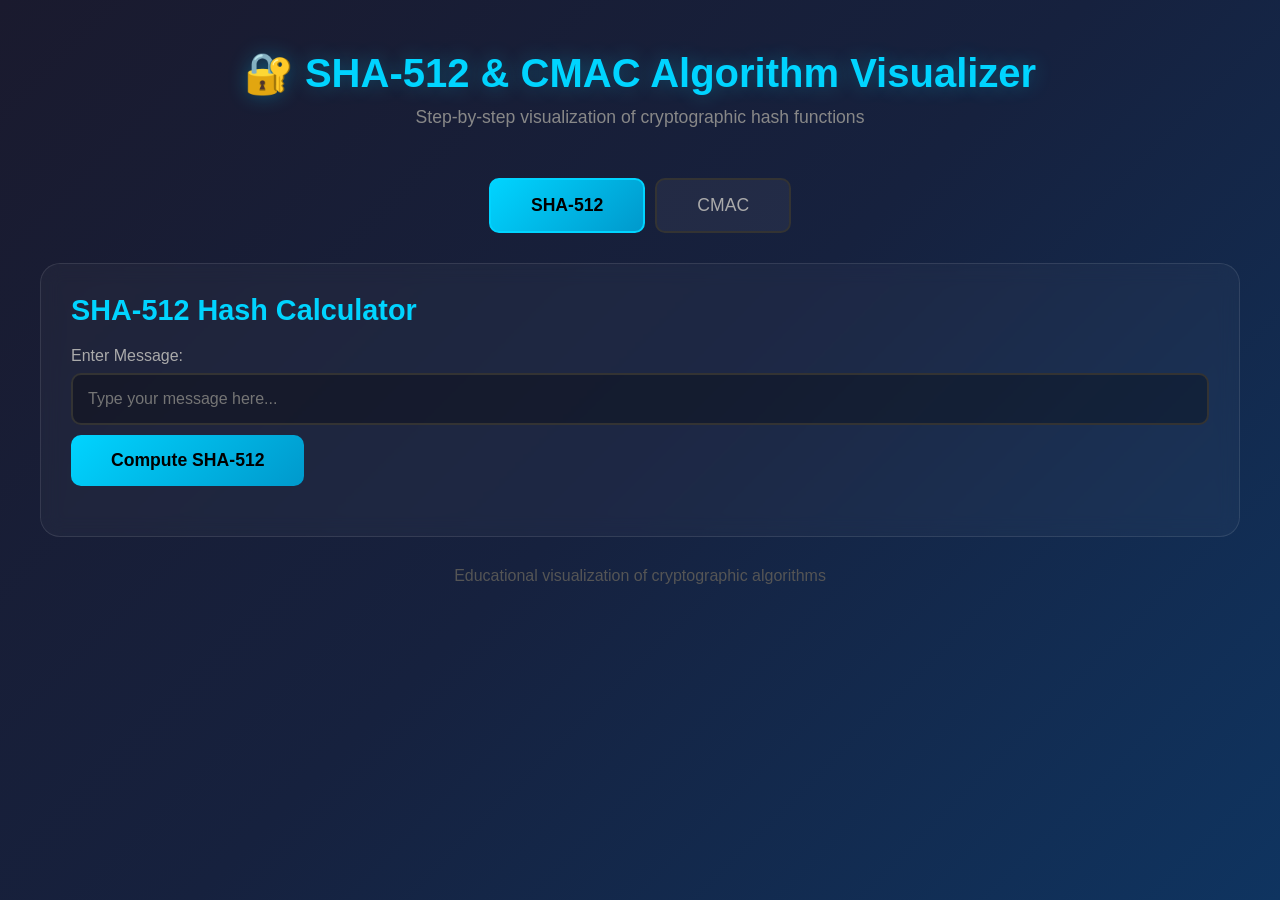
<file: EX04/SHA512-CMAC/frontend/index.html>
<!DOCTYPE html>
<html lang="en">
<head>
    <meta charset="UTF-8">
    <meta name="viewport" content="width=device-width, initial-scale=1.0">
    <title>SHA-512 & CMAC Algorithm Visualizer</title>
    <link rel="stylesheet" href="styles.css">
</head>
<body>
    <div class="container">
        <header>
            <h1>🔐 SHA-512 & CMAC Algorithm Visualizer</h1>
            <p>Step-by-step visualization of cryptographic hash functions</p>
        </header>
        
        <div class="tabs">
            <button class="tab-btn active" data-tab="sha512">SHA-512</button>
            <button class="tab-btn" data-tab="cmac">CMAC</button>
        </div>
        
        <!-- SHA-512 Section -->
        <div id="sha512-panel" class="panel active">
            <div class="input-section">
                <h2>SHA-512 Hash Calculator</h2>
                <div class="input-group">
                    <label for="sha512-input">Enter Message:</label>
                    <input type="text" id="sha512-input" placeholder="Type your message here...">
                    <button class="btn" onclick="computeSHA512()">Compute SHA-512</button>
                </div>
            </div>
            
            <div class="results-section" id="sha512-results" style="display: none;">
                <div class="result-summary">
                    <div class="result-item">
                        <span class="label">Input:</span>
                        <span class="value" id="sha512-result-input"></span>
                    </div>
                    <div class="result-item">
                        <span class="label">SHA-512 Hash:</span>
                        <span class="value hash" id="sha512-result-hash"></span>
                    </div>
                </div>
                
                <div class="steps-container">
                    <h3>Step-by-Step Process</h3>
                    <div id="sha512-steps"></div>
                </div>
            </div>
        </div>
        
        <!-- CMAC Section -->
        <div id="cmac-panel" class="panel">
            <div class="input-section">
                <h2>CMAC Calculator</h2>
                <div class="input-group">
                    <label for="cmac-input">Enter Message:</label>
                    <input type="text" id="cmac-input" placeholder="Type your message here...">
                </div>
                <div class="input-group">
                    <label for="cmac-key">Enter Key:</label>
                    <input type="text" id="cmac-key" placeholder="Enter secret key (min 16 chars)...">
                    <button class="btn" onclick="computeCMAC()">Compute CMAC</button>
                </div>
            </div>
            
            <div class="results-section" id="cmac-results" style="display: none;">
                <div class="result-summary">
                    <div class="result-item">
                        <span class="label">Input Message:</span>
                        <span class="value" id="cmac-result-input"></span>
                    </div>
                    <div class="result-item">
                        <span class="label">Key:</span>
                        <span class="value" id="cmac-result-key"></span>
                    </div>
                    <div class="result-item">
                        <span class="label">CMAC Tag:</span>
                        <span class="value hash" id="cmac-result-hash"></span>
                    </div>
                </div>
                
                <div class="key-info">
                    <h3>Key Derivation</h3>
                    <div class="key-derivation">
                        <div class="key-item">
                            <span class="label">L (AES(K, 0ⁿ)):</span>
                            <code id="cmac-L"></code>
                        </div>
                        <div class="key-item">
                            <span class="label">K1:</span>
                            <code id="cmac-K1"></code>
                        </div>
                        <div class="key-item">
                            <span class="label">K2:</span>
                            <code id="cmac-K2"></code>
                        </div>
                    </div>
                </div>
                
                <div class="steps-container">
                    <h3>Step-by-Step Process</h3>
                    <div id="cmac-steps"></div>
                </div>
            </div>
        </div>
        
        <footer>
            <p>Educational visualization of cryptographic algorithms</p>
        </footer>
    </div>
    
    <script src="script.js"></script>
</body>
</html>
</file>
<file: EX04/SHA512-CMAC/frontend/styles.css>
* {
    margin: 0;
    padding: 0;
    box-sizing: border-box;
}

body {
    font-family: 'Segoe UI', Tahoma, Geneva, Verdana, sans-serif;
    background: linear-gradient(135deg, #1a1a2e 0%, #16213e 50%, #0f3460 100%);
    min-height: 100vh;
    padding: 20px;
    color: #e0e0e0;
}

.container {
    max-width: 1200px;
    margin: 0 auto;
}

header {
    text-align: center;
    padding: 30px 0;
    margin-bottom: 20px;
}

header h1 {
    font-size: 2.5rem;
    color: #00d4ff;
    text-shadow: 0 0 20px rgba(0, 212, 255, 0.3);
    margin-bottom: 10px;
}

header p {
    color: #888;
    font-size: 1.1rem;
}

/* Tabs */
.tabs {
    display: flex;
    justify-content: center;
    margin-bottom: 30px;
    gap: 10px;
}

.tab-btn {
    padding: 15px 40px;
    font-size: 1.1rem;
    background: rgba(255, 255, 255, 0.05);
    border: 2px solid #333;
    color: #aaa;
    cursor: pointer;
    border-radius: 10px;
    transition: all 0.3s ease;
}

.tab-btn:hover {
    background: rgba(255, 255, 255, 0.1);
    color: #fff;
}

.tab-btn.active {
    background: linear-gradient(135deg, #00d4ff, #0099cc);
    border-color: #00d4ff;
    color: #000;
    font-weight: bold;
}

/* Panels */
.panel {
    display: none;
    background: rgba(255, 255, 255, 0.03);
    border-radius: 20px;
    padding: 30px;
    border: 1px solid rgba(255, 255, 255, 0.1);
    backdrop-filter: blur(10px);
}

.panel.active {
    display: block;
    animation: fadeIn 0.5s ease;
}

@keyframes fadeIn {
    from { opacity: 0; transform: translateY(20px); }
    to { opacity: 1; transform: translateY(0); }
}

/* Input Section */
.input-section h2 {
    color: #00d4ff;
    margin-bottom: 20px;
    font-size: 1.8rem;
}

.input-group {
    margin-bottom: 20px;
}

.input-group label {
    display: block;
    margin-bottom: 8px;
    color: #aaa;
    font-size: 1rem;
}

.input-group input {
    width: 100%;
    padding: 15px;
    font-size: 1rem;
    background: rgba(0, 0, 0, 0.3);
    border: 2px solid #333;
    border-radius: 10px;
    color: #fff;
    transition: all 0.3s ease;
}

.input-group input:focus {
    outline: none;
    border-color: #00d4ff;
    box-shadow: 0 0 20px rgba(0, 212, 255, 0.2);
}

.btn {
    padding: 15px 40px;
    font-size: 1.1rem;
    background: linear-gradient(135deg, #00d4ff, #0099cc);
    border: none;
    color: #000;
    cursor: pointer;
    border-radius: 10px;
    font-weight: bold;
    transition: all 0.3s ease;
    margin-top: 10px;
}

.btn:hover {
    transform: translateY(-3px);
    box-shadow: 0 10px 30px rgba(0, 212, 255, 0.4);
}

/* Results */
.results-section {
    margin-top: 40px;
}

.result-summary {
    background: rgba(0, 0, 0, 0.3);
    padding: 25px;
    border-radius: 15px;
    margin-bottom: 30px;
    border: 1px solid #333;
}

.result-item {
    margin-bottom: 15px;
    padding: 10px;
    border-bottom: 1px solid rgba(255, 255, 255, 0.1);
}

.result-item:last-child {
    border-bottom: none;
}

.result-item .label {
    color: #888;
    font-weight: 500;
    display: block;
    margin-bottom: 5px;
}

.result-item .value {
    color: #fff;
    word-break: break-all;
}

.result-item .hash {
    color: #00d4ff;
    font-family: 'Courier New', monospace;
    font-size: 1.1rem;
    background: rgba(0, 212, 255, 0.1);
    padding: 10px;
    border-radius: 8px;
    display: inline-block;
}

/* Key Derivation */
.key-info {
    background: rgba(0, 0, 0, 0.3);
    padding: 25px;
    border-radius: 15px;
    margin-bottom: 30px;
    border: 1px solid #333;
}

.key-info h3 {
    color: #ff6b6b;
    margin-bottom: 15px;
}

.key-derivation {
    display: grid;
    gap: 15px;
}

.key-item {
    display: flex;
    align-items: center;
    gap: 15px;
}

.key-item .label {
    color: #aaa;
    min-width: 150px;
}

.key-item code {
    background: rgba(255, 107, 107, 0.2);
    color: #ff6b6b;
    padding: 8px 15px;
    border-radius: 6px;
    font-family: 'Courier New', monospace;
}

/* Steps */
.steps-container h3 {
    color: #00d4ff;
    margin-bottom: 20px;
    font-size: 1.5rem;
}

.step-card {
    background: rgba(0, 0, 0, 0.4);
    border-radius: 15px;
    margin-bottom: 20px;
    border: 1px solid rgba(255, 255, 255, 0.1);
    overflow: hidden;
    transition: all 0.3s ease;
}

.step-card:hover {
    border-color: rgba(0, 212, 255, 0.5);
    transform: translateX(5px);
}

.step-header {
    background: linear-gradient(135deg, rgba(0, 212, 255, 0.2), rgba(0, 150, 200, 0.1));
    padding: 20px;
    display: flex;
    justify-content: space-between;
    align-items: center;
    cursor: pointer;
}

.step-header h4 {
    color: #00d4ff;
    font-size: 1.1rem;
    display: flex;
    align-items: center;
    gap: 10px;
}

.step-number {
    background: #00d4ff;
    color: #000;
    width: 30px;
    height: 30px;
    border-radius: 50%;
    display: flex;
    align-items: center;
    justify-content: center;
    font-weight: bold;
    font-size: 0.9rem;
}

.step-toggle {
    color: #888;
    transition: transform 0.3s ease;
}

.step-card.expanded .step-toggle {
    transform: rotate(180deg);
}

.step-content {
    padding: 0 20px;
    max-height: 0;
    overflow: hidden;
    transition: all 0.4s ease;
}

.step-card.expanded .step-content {
    padding: 20px;
    max-height: 500px;
}

.step-description {
    color: #888;
    margin-bottom: 15px;
    font-size: 0.95rem;
}

.step-value {
    background: rgba(0, 0, 0, 0.3);
    padding: 15px;
    border-radius: 10px;
    margin-bottom: 15px;
    border-left: 4px solid #00d4ff;
}

.step-value code {
    color: #00ff88;
    font-family: 'Courier New', monospace;
    word-break: break-all;
    font-size: 0.9rem;
}

.step-details {
    color: #666;
    font-size: 0.9rem;
    line-height: 1.6;
}

.step-details code {
    color: #ff6b6b;
    background: rgba(255, 107, 107, 0.1);
    padding: 2px 6px;
    border-radius: 4px;
}

/* CMAC Steps */
#cmac-steps .step-header {
    background: linear-gradient(135deg, rgba(255, 107, 107, 0.2), rgba(200, 50, 50, 0.1));
}

#cmac-steps .step-header h4 {
    color: #ff6b6b;
}

#cmac-steps .step-number {
    background: #ff6b6b;
}

#cmac-steps .step-value {
    border-left-color: #ff6b6b;
}

#cmac-steps .step-value code {
    color: #ffd93d;
}

/* Loading */
.loading {
    text-align: center;
    padding: 40px;
    color: #888;
}

.spinner {
    width: 50px;
    height: 50px;
    border: 3px solid #333;
    border-top-color: #00d4ff;
    border-radius: 50%;
    animation: spin 1s linear infinite;
    margin: 0 auto 20px;
}

@keyframes spin {
    to { transform: rotate(360deg); }
}

/* Footer */
footer {
    text-align: center;
    padding: 30px;
    color: #555;
}

/* Responsive */
@media (max-width: 768px) {
    header h1 {
        font-size: 1.8rem;
    }
    
    .tabs {
        flex-direction: column;
    }
    
    .tab-btn {
        width: 100%;
    }
    
    .panel {
        padding: 20px;
    }
}
</file>
